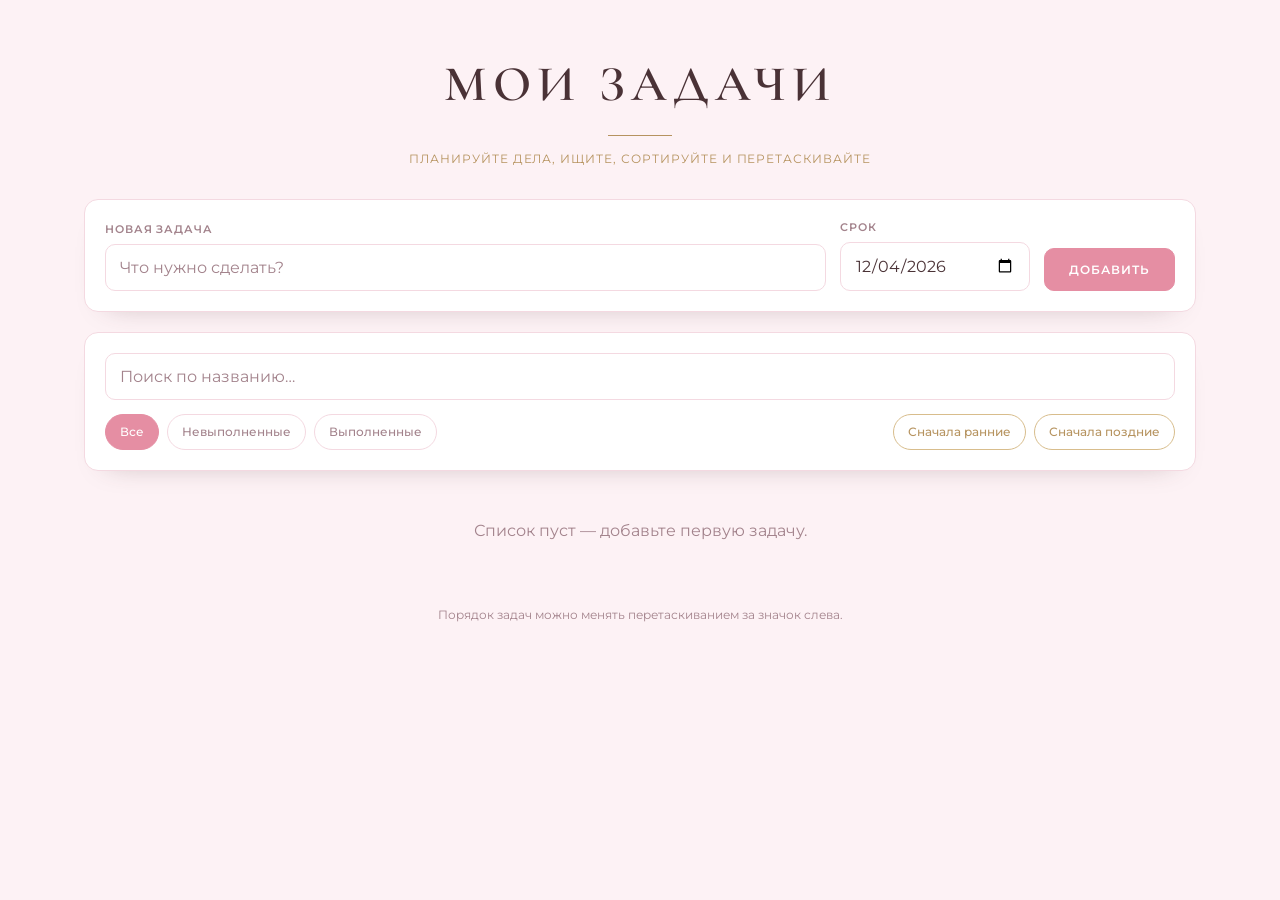
<file: index.html>
<!DOCTYPE html>
<html lang="ru">
<head>
  <meta charset="UTF-8">
  <meta name="viewport" content="width=device-width, initial-scale=1.0">
  <title>To-Do List</title>
</head>
<body>
  <script src="js/script.js"></script>
</body>
</html>
</file>
